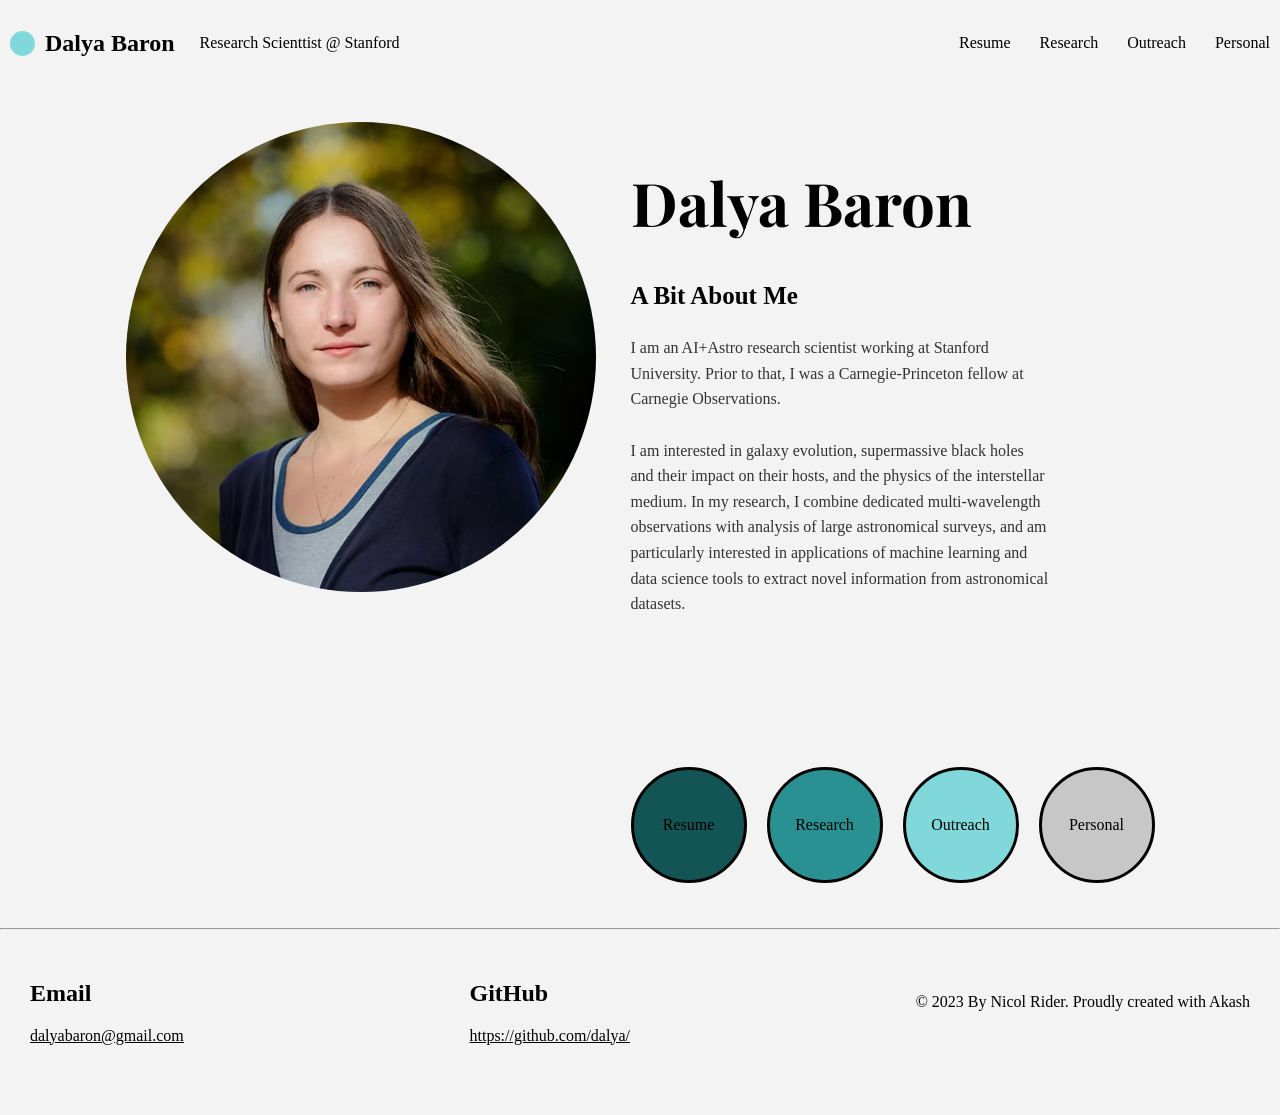
<file: Projects/PJ-1/index.html>
<!DOCTYPE html>
<html lang="en">
<head>
    <meta charset="UTF-8">
    <meta name="viewport" content="width=device-width, initial-scale=1.0">
    <title>dalyabaron.com</title>
    <link rel="stylesheet" href="style.css">
    <link rel="preconnect" href="https://fonts.googleapis.com">
<link rel="preconnect" href="https://fonts.gstatic.com" crossorigin>
<link href="https://fonts.googleapis.com/css2?family=Playfair+Display:wght@400;700&display=swap" rel="stylesheet">
</head>
<body>
    <!--This is a Nav Bar-->
    <div class="navbar">
        <div class="logo">
            <div class="circle"></div>
            <div class="logo-text">
            <h2>Dalya Baron</h2>
            <h4>Research Scienttist @ Stanford</h4>
        </div>
        </div>

        
        <div class="links">
            <ul class="nav-links">
                <li><a href="#">Resume</a></li>
                <li><a href="#">Research</a></li>
                <li><a href="#">Outreach</a></li>
                <li><a href="#">Personal</a></li>
            </ul>
        </div>
    </div>
    <!--End of the Nav Bar-->

    <!--This is a Hero section-->
    <div class="hero-section">
        <div class="circle-img">
            <img class="cir-img" src="/Projects/PJ-1/Resources/Baron.avif" alt="Image of me">
        </div>
        <div class="hero-text">
            <h1>Dalya Baron</h1>
            <h3>A Bit About Me</h3>
            <h4>I am an AI+Astro research scientist working at Stanford University. Prior to that, I was a Carnegie-Princeton fellow at Carnegie Observations. <br><br>
            I am interested in galaxy evolution, supermassive black holes and their impact on their hosts, and the physics of the interstellar medium. In my research, I combine dedicated multi-wavelength observations with analysis of large astronomical surveys, and am particularly interested in applications of machine learning and data science tools to extract novel information from astronomical datasets.</h4>
            <div class="circ">
            <div class="cir1">Resume</div>
            <div class="cir2">Research</div>
            <div class="cir3">Outreach</div>
            <div class="cir4">Personal</div>
            </div>
   
        </div>
        
    </div>
   
    <!--This is the end of the Hero Section-->
    <hr>
    <!--This will be footer -->
    <footer>
        <div class="footer">
            <div class="email">
                <h2>Email</h2>
                <a href="#">dalyabaron@gmail.com</a>
            </div>
            <div class="git">
                <h2>GitHub</h2>
                <a href="#">https://github.com/dalya/</a>
            </div>
            <div class="copyryt">
                © 2023 By Nicol Rider.
                Proudly created with Akash
            </div>
        </div>
    </footer>
</body>
</html>
</file>
<file: Projects/PJ-1/style.css>
body{
    padding: 0px;
    margin: 0px;
    background-color: rgb(243,243,243);
}

.logo{
    display: flex;
    align-items: center;
    justify-content: center;
    gap: 10px;
}

.logo h4{
    font-weight: lighter;
}

.navbar{
    display: flex;
    align-items: center;
    justify-content: space-between;
    background-color: transparent;
    margin: 10px 10px 10px 10px;
}

.logo-text{
    display: flex;
    justify-content: center;
    align-items: center;
    gap: 25px;
    
}

.circle{
    background-color: #80d8da;
    border-radius: 50%;
    width: 25px;
    height: 25px;
}

.nav-links{
    list-style: none;
    display: flex;
    gap: 29px;
}
.nav-links a{
    color: black;
    text-decoration: none;
}

/* NavBar Over */

.hero-section{
    display: flex;
    justify-content: center;
    margin: 45px;
    gap: 35px;
}

.cir-img{
    display: flex;
    justify-content: center;
    align-items: center;
    border-radius: 50%;
    width: 470px;
    height: 470px;
    object-fit: cover;
}
.hero-text{
    padding: 0%;
    margin: 0%;
}


.hero-text h1{
    display: flex;
    font-family: "Playfair Display", serif;
    font-size: 60px;
    font-weight: bolder;

}

.hero-text h3{
    font-size: 25px;
}

.hero-text h4{
    font-family: Georgia, serif;
  max-width: 420px;
  line-height: 1.6;
  font-weight: 400;
  color: #333;
}

.circ{
    display: flex;
    justify-content: center;
    align-items: center;
    gap: 20px;
    margin-top: 150px;
    margin-left: 0%;
    
}

.cir1{
    width: 110px;
    height: 110px;
    border-radius: 50%;
    background-color: #135454 ;
    display: flex;
    justify-content: center;
    align-items: center;
    border: 3px solid black;
}
.cir2{
    width: 110px;
    height: 110px;
    border-radius: 50%;
    background-color: #2A9192 ;
    display: flex;
    justify-content: center;
    align-items: center;
    border: 3px solid black;
}
.cir3{
    width: 110px;
    height: 110px;
    border-radius: 50%;
    background-color: #80D8DA ;
    display: flex;
    justify-content: center;
    align-items: center;
    border: 3px solid black;
}
.cir4{
    width: 110px;
    height: 110px;
    border-radius: 50%;
    background-color: #C7C7C7 ;
    display: flex;
    justify-content: center;
    align-items: center;
    border: 3px solid black;
}

.cir1:hover{
    background-color: aliceblue;
    border: 3px solid black;
}
.cir2:hover{
    background-color: aliceblue;
    border: 3px solid black;
}
.cir3:hover{
    background-color: aliceblue;
    border: 3px solid black;
}
.cir4:hover{
    background-color: aliceblue;
    border: 3px solid black;
}

.footer{
    display: flex;
    justify-content: space-between;
    align-items: center;
    margin: 30px;
    padding-bottom: 40px;
}

a{
    color: black;
}
</file>
